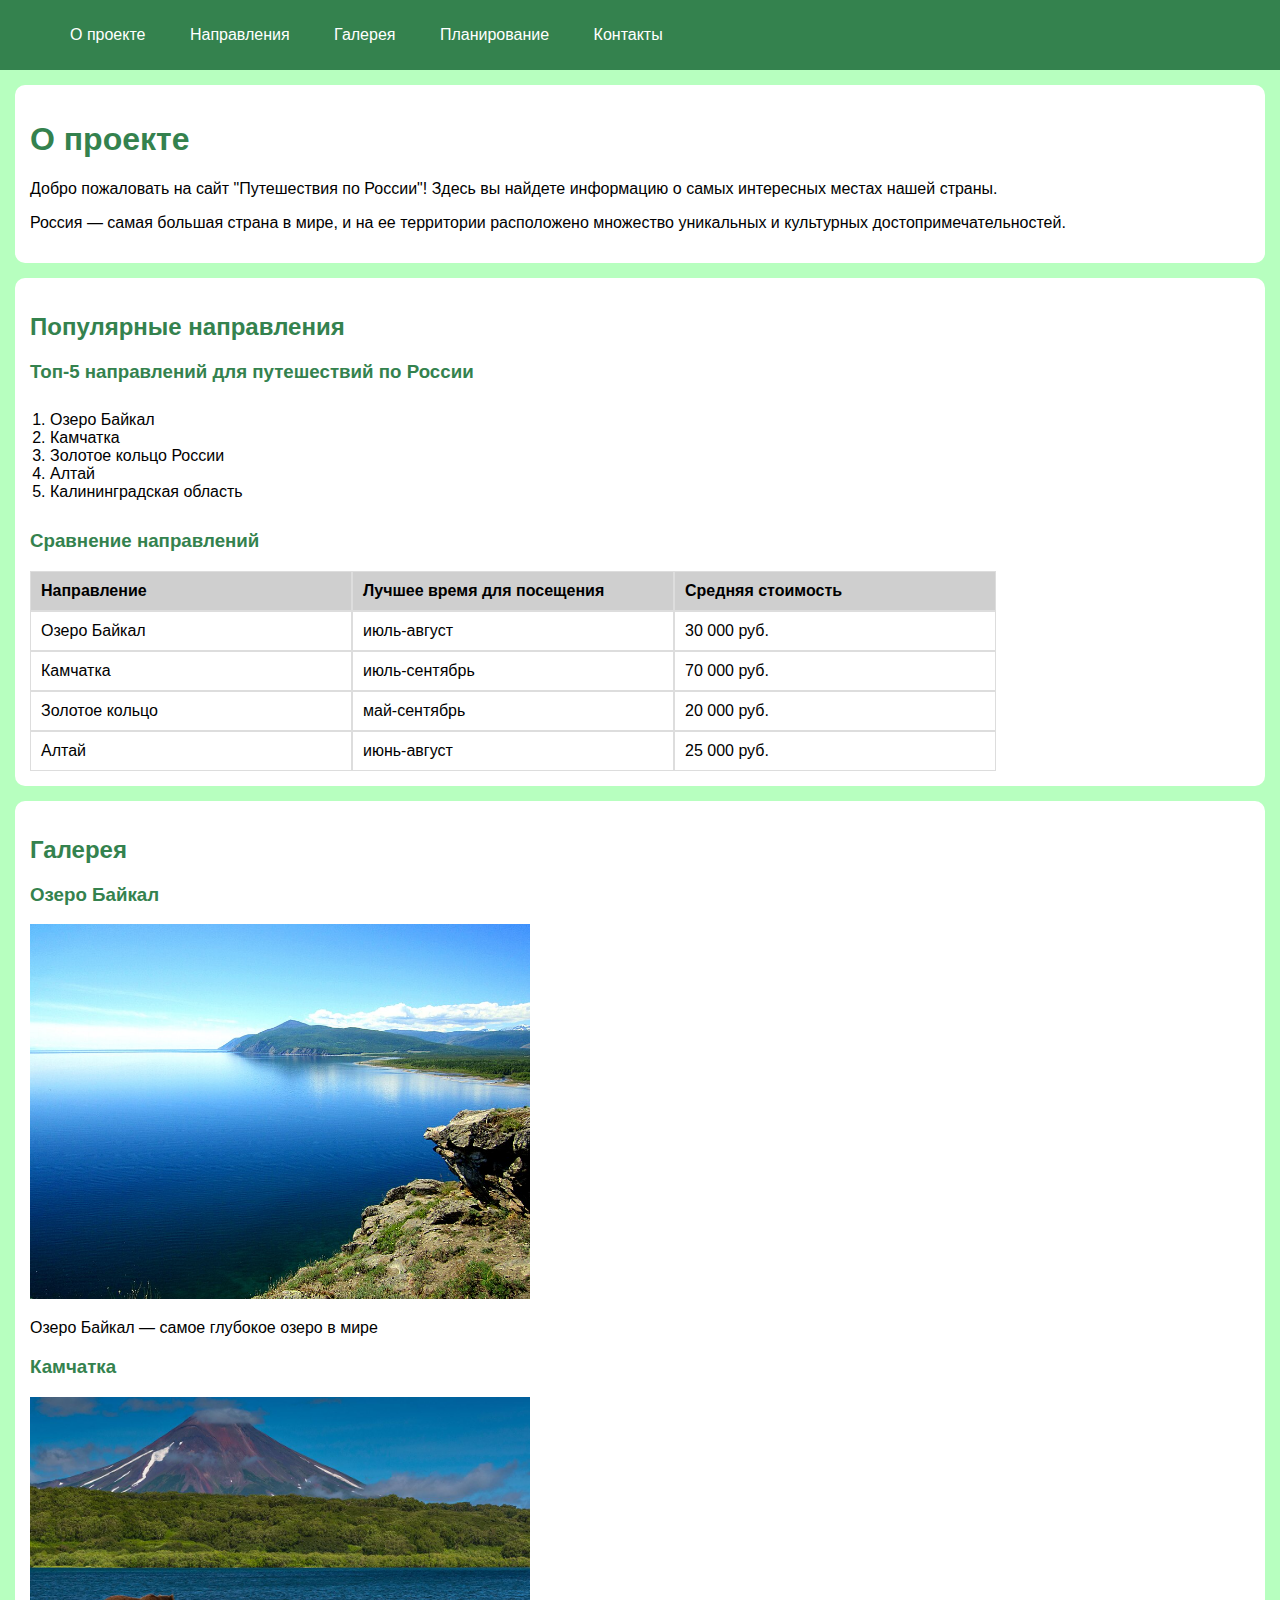
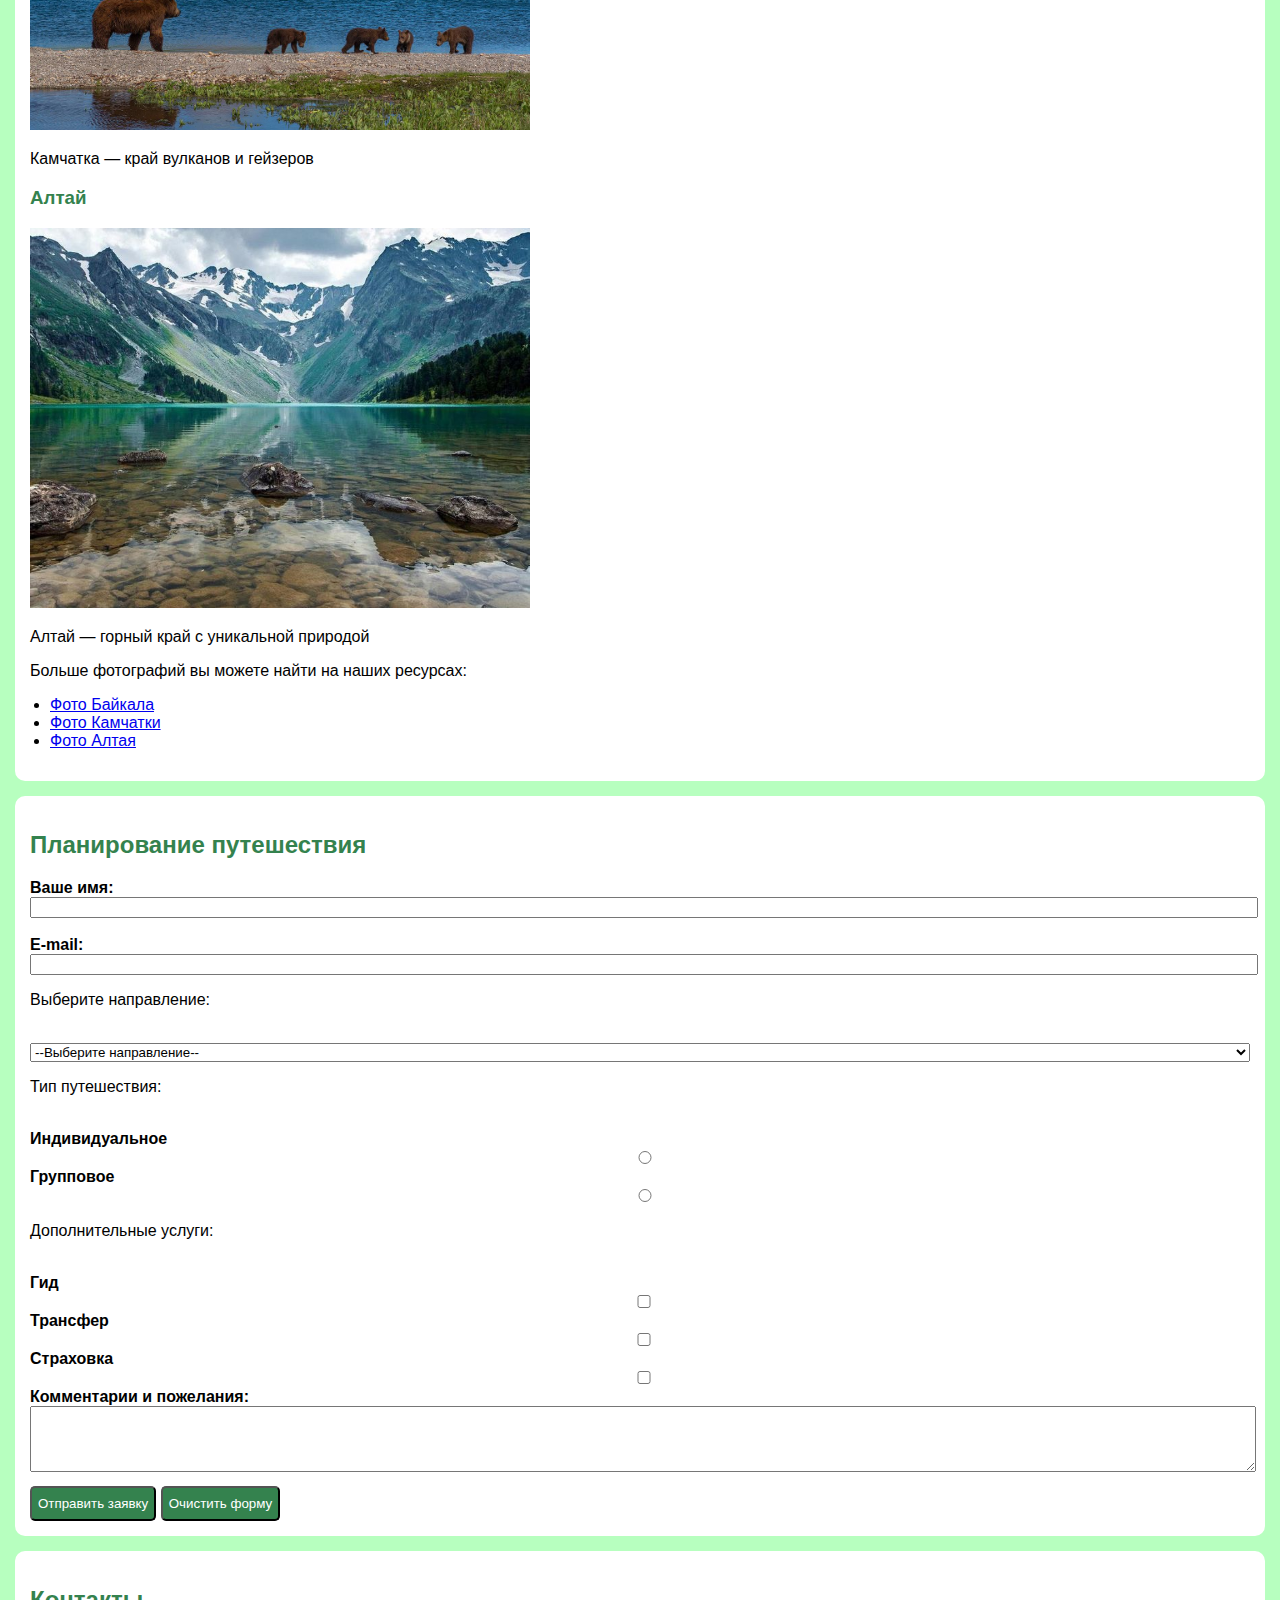
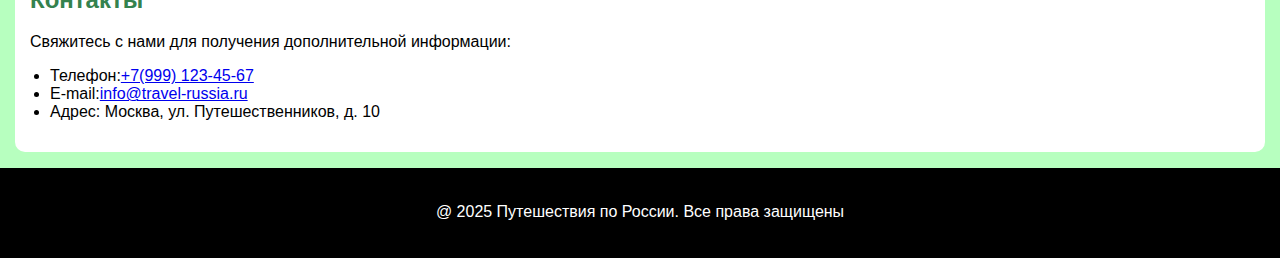
<file: task_1/task_1.html>
<!DOCTYPE html>
<html lang="en">
<head>
    <meta charset="UTF-8">
    <meta name="viewport" content="width=device-width, initial-scale=1.0">
    <title>Путешествия по России</title>
    <link rel="stylesheet" href="style.css">
</head>
<body>
    <header>
        <div class="navmenu">
            <ul class="menu-top">
                <a href="#o-nas">О проекте</a>
                <a href="#nap">Направления</a>
                <a href="#gal">Галерея</a>
                <a href="#plan">Планирование</a>
                <a href="#cont">Контакты</a>
            </ul>
        </div>
    </header>

    <main>

        <div class="o-projekt" id="o-nas">  
            <h1>О проекте</h1> 
            <p>Добро пожаловать на сайт "Путешествия по России"! Здесь вы найдете информацию о самых интересных местах нашей страны.</p>
            <p>Россия — самая большая страна в мире, и на ее территории расположено множество уникальных и культурных достопримечательностей.</p>
        </div>

        <div class="napravl" id="nap">
            <h2>Популярные направления</h2>
            <h3>Топ-5 направлений для путешествий по России</h3>

            <ol class="top5">
                <li>Озеро Байкал</li>
                <li>Камчатка</li>
                <li>Золотое кольцо России</li>
                <li>Алтай</li>
                <li>Калининградская область</li>
            </ol>

            <h3>Сравнение направлений</h3>

            <table class="sravn" cellspacing="0">
                <tr class="one">
                    <th>Направление</th>    
                    <th>Лучшее время для посещения</th>
                    <th>Средняя стоимость</th>
                </tr>

                 <tr>
                    <td>Озеро Байкал</td>
                    <td>июль-август</td>
                    <td>30 000 руб.</td>
                </tr>

                <tr>
                    <td>Камчатка</td>
                    <td>июль-сентябрь</td>
                    <td>70 000 руб.</td>
                </tr>

                <tr>
                    <td>Золотое кольцо</td>
                    <td>май-сентябрь</td>
                    <td>20 000 руб.</td>
                </tr>

                <tr>
                    <td>Алтай</td>
                    <td>июнь-август</td>
                    <td>25 000 руб.</td>
                </tr>
            </table>
        </div>

        <div class="galery" id="gal">
            <h2>Галерея</h2>

            <h3>Озеро Байкал</h3>
            <img src="photo\baykal.jpg" alt="Озеро Байкал">
            <p>Озеро Байкал — самое глубокое озеро в мире</p>

            <h3>Камчатка</h3>
            <img src="photo\kamchatka.jpg" alt="Камчатка">
            <p>Камчатка — край вулканов и гейзеров</p>

            <h3>Алтай</h3>
            <img src="photo\altay.jpg" alt="Алтай">
            <p>Алтай — горный край с уникальной природой</p>

            <p>Больше фотографий вы можете найти на наших ресурсах:</p>

            <ul>
                <li><a href="https://ru.freepik.com/photos/байкал-россия">Фото Байкала</a></li>
                <li><a href="https://ru.freepik.com/photos/пейзажи-камчатки">Фото Камчатки</a></li>
                <li><a href="https://ru.freepik.com/photos/алтай">Фото Алтая</a></li>
            </ul>
        </div>

        <div class="plan-travel" id="plan">   
            <h2>Планирование путешествия</h2>

            <form action="/submit" method="post">
                <label>Ваше имя:</label><br>
                <input type="text" name="name" placeholder=""><br>
                <br>
                <label>E-mail:</label><br>
                <input type="email" name="email" placeholder=""><br>
            
                <p>Выберите направление:</p><br>
                <select name="tur">
                    <option value="#">--Выберите направление--</option>
                    <option value="bkl">Озеро Байкал</option>
                    <option value="kam">Камчатка</option>
                    <option value="alt">Алтай</option>
                </select><br>

                <p>Тип путешествия:</p><br>
                <label>Индивидуальное<input type="radio" name="type" value="t-trav"></label><br>
                <label>Групповое<input type="radio" name="type" value="t-trav"></label><br>

                <p>Дополнительные услуги:</p><br>
                <label>Гид<input type="checkbox" name="gid" value="dop"></label><br>
                <label>Трансфер<input type="checkbox" name="trance" value="dop"></label><br>
                <label>Страховка<input type="checkbox" name="strah" value="dop"></label><br>

                <label>Комментарии и пожелания:</label><br>
                <textarea name="comment" rows="4" cols="100"></textarea><br>

                <button type="submit">Отправить заявку</button>
                <button type="reset">Очистить форму</button>
            </form>
        </div>

        <div class="contacts" id="cont">
            <h2>Контакты</h2>

            <p>Свяжитесь с нами для получения дополнительной информации:</p>

            <ul>
                <li>Телефон:<a href="tel:+79991234567">+7(999) 123-45-67</a></li>
                <li>E-mail:<a href="mailto:info@travel-russia.ru">info@travel-russia.ru</a></li>
                <li>Адрес: Москва, ул. Путешественников, д. 10</li>
            </ul>

        </div>
    </main>

    <footer class="basement">    

        <p class="rights">@ 2025 Путешествия по России. Все права защищены</p>

    </footer>

</body>
</html>
</file>
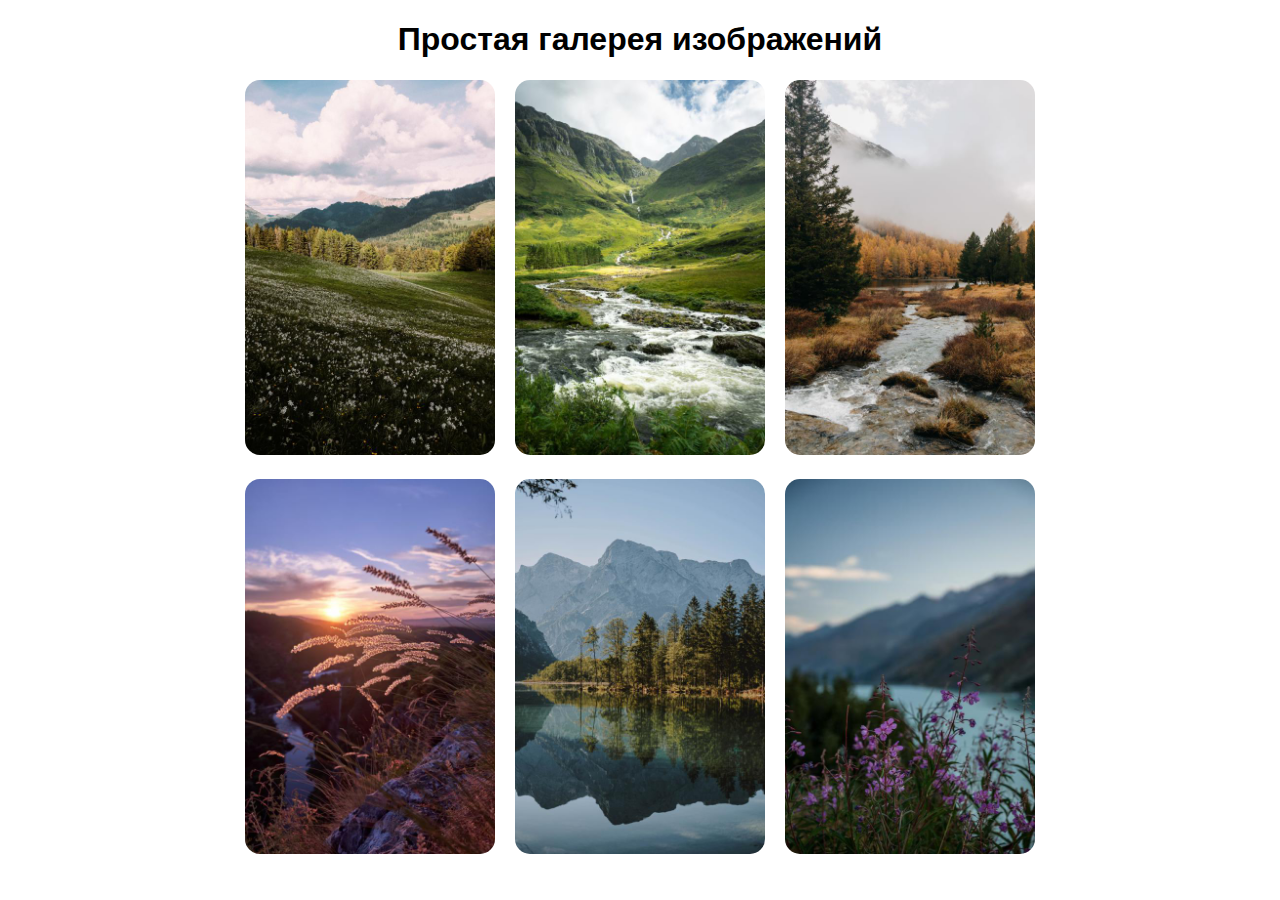
<file: task_2/task_2.html>
<!DOCTYPE html>
<html lang="en">
<head>
    <meta charset="UTF-8">
    <meta name="viewport" content="width=device-width, initial-scale=1.0">
    <title>Галерея изображений</title>
    <link rel="stylesheet" href="style.css">
</head>
<body>
    <div class="main">
        <div class="caption">
            <h1>Простая галерея изображений</h1>
        </div>
            <div class="container">
                <div class="blockCards">
                    <div class="card">
                        <img src="photo\1.jpg" class="imgCard" alt="">
                    </div>
                    <div class="card">
                        <img src="photo\2.jpg" class="imgCard" alt="">
                    </div>
                    <div class="card">
                        <img src="photo\3.jpg" class="imgCard" alt="">
                    </div>
                    <div class="card">
                        <img src="photo\4.jpg" class="imgCard" alt="">
                    </div>
                    <div class="card">
                        <img src="photo\5.jpg" class="imgCard" alt="">
                    </div>
                    <div class="card">
                        <img src="photo\6.jpg" class="imgCard" alt="">
                    </div>
                </div>
            </div>
    </div>
</body>
</html>
</file>
<file: task_1/style.css>
body {
    margin: 0;
    padding: 0;
    background-color: #B7FFBF;
    font-family: Arial, Helvetica, sans-serif;
}

h1, h2, h3 {
    color: #34824E;
}

head {
    width: 100%;
    height: 30px;
}

.navmenu {
    background-color: #34824E;
    color: #ffffff;
    padding: 10px;
}

.navmenu a {
    color: #fff;
    text-decoration: none;
    text-align: left;
    padding: 20px;
}

.navmenu a:hover {
    color: blue;
}

main {
    width: 100%;
    height: 100%;
}

.o-projekt, .napravl, .galery, .plan-travel, .contacts {
    background-color: #fff;
    color: #000000;
    margin: 15px;
    border-radius: 10px;
    padding: 15px;
}

ol {
    margin: 10px;
    padding: 10px;
}

.sravn {
    border: 1px;
}

td, th {
    width: 300px;
    padding: 10px;
    text-align: left;
    border: 1px solid #dddddd;
}

th {
    background-color: #cfcfcf;
}

.galery img {
    width: 500px;
}

.galery ul {
    padding-left: 20px;
}

label {
    font-weight: bold;
}

input, textarea, select {
    width: 100%;
}

button {
    height: 35px;
    background-color: #34824E;
    color: #fff;
    border-radius: 5px;
    margin-top: 10px;
}

.contacts ul {
    padding-left: 20px;
}

footer {
    width: 100%;
    height: 90px;
    background-color: #000000;
    color: #ffffff;
}

footer p {
    text-align: center;
    padding: 35px;
}
</file>
<file: task_2/style.css>
body {
    margin: 0;
    padding: 0;
}

.caption {
    font-family: Arial, Helvetica, sans-serif;
    font-weight: bold;
    text-align: center;
}

.container {
    display: flex;
    align-items: center;
    justify-content: center;
    margin: 0;
}

.blockCards {
    display: flex;
    justify-content: center;
    align-items: center;
    flex-wrap: wrap;
    width: 800px;
    gap: 20px;
}

.card {
    width: 250px;
    border-radius: 15px;
}

.imgCard {
    width: 250px;
    border-radius: 15px;
}
</file>
